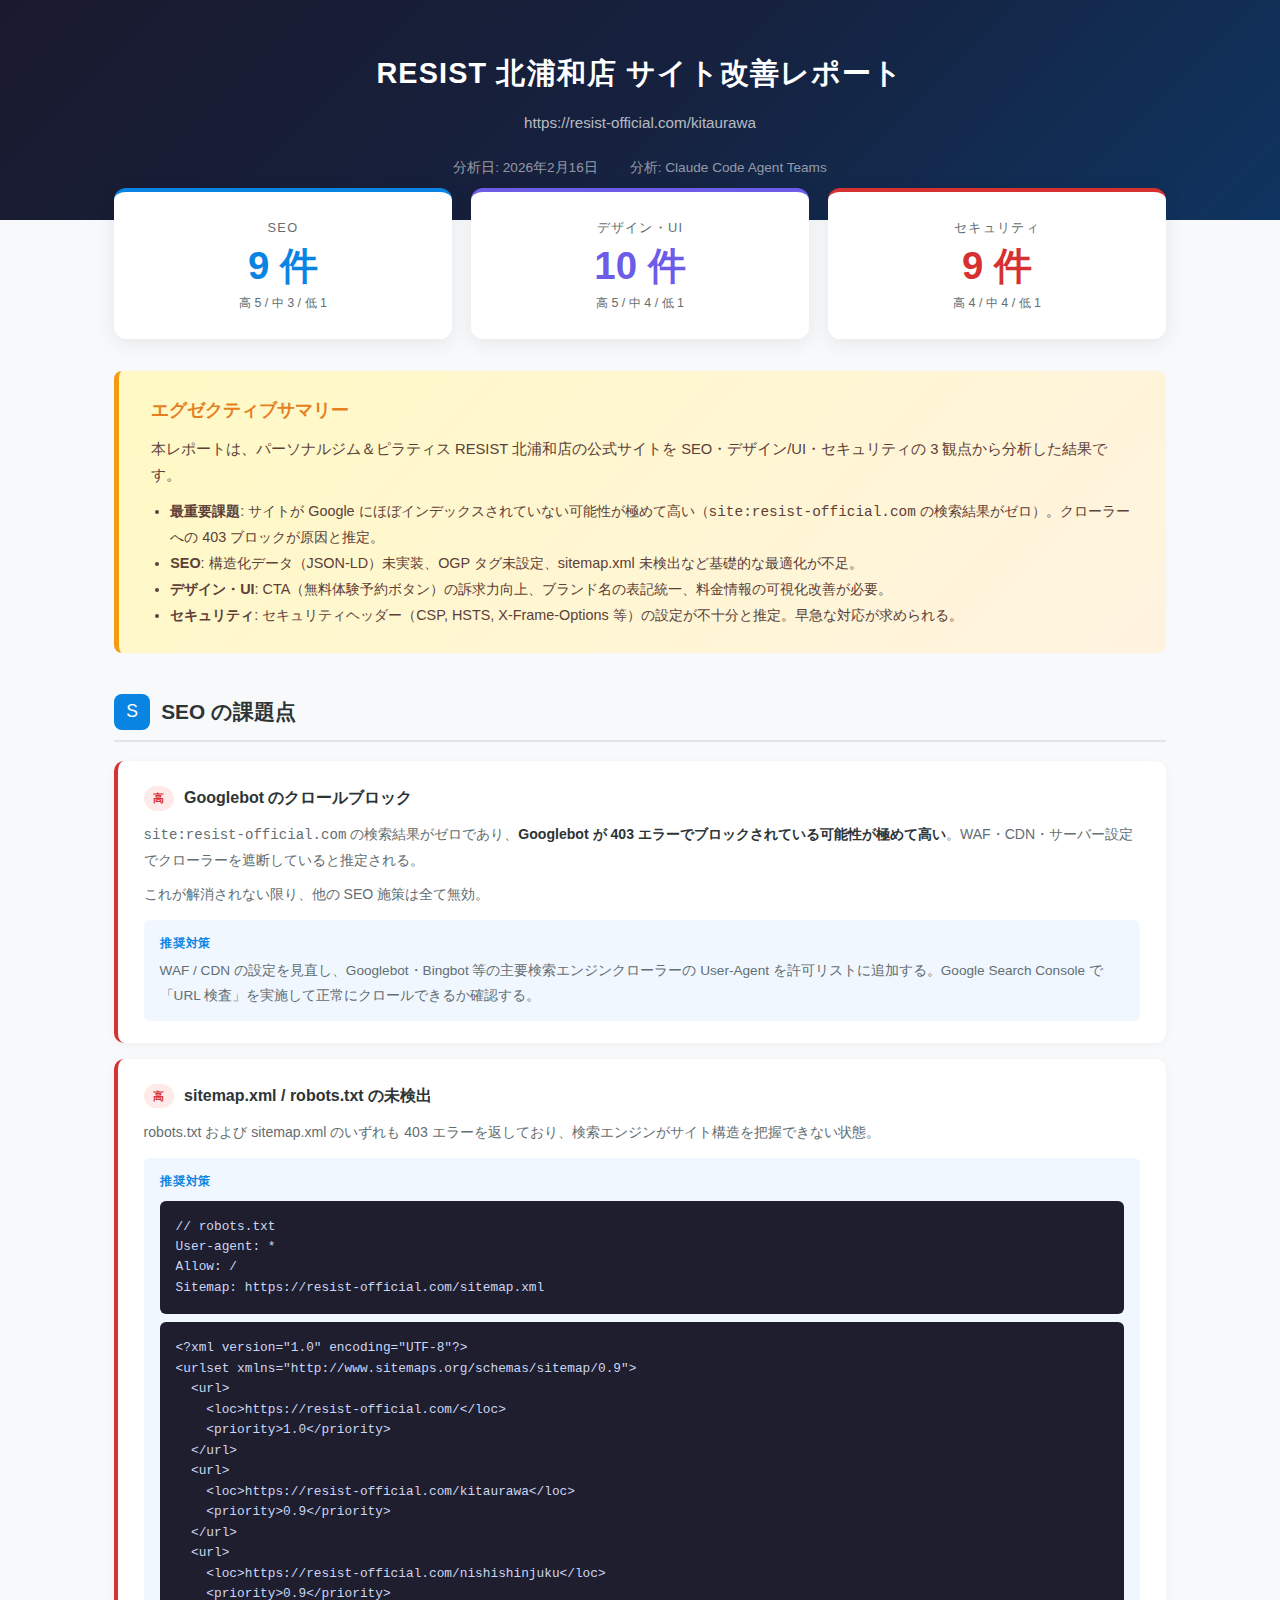
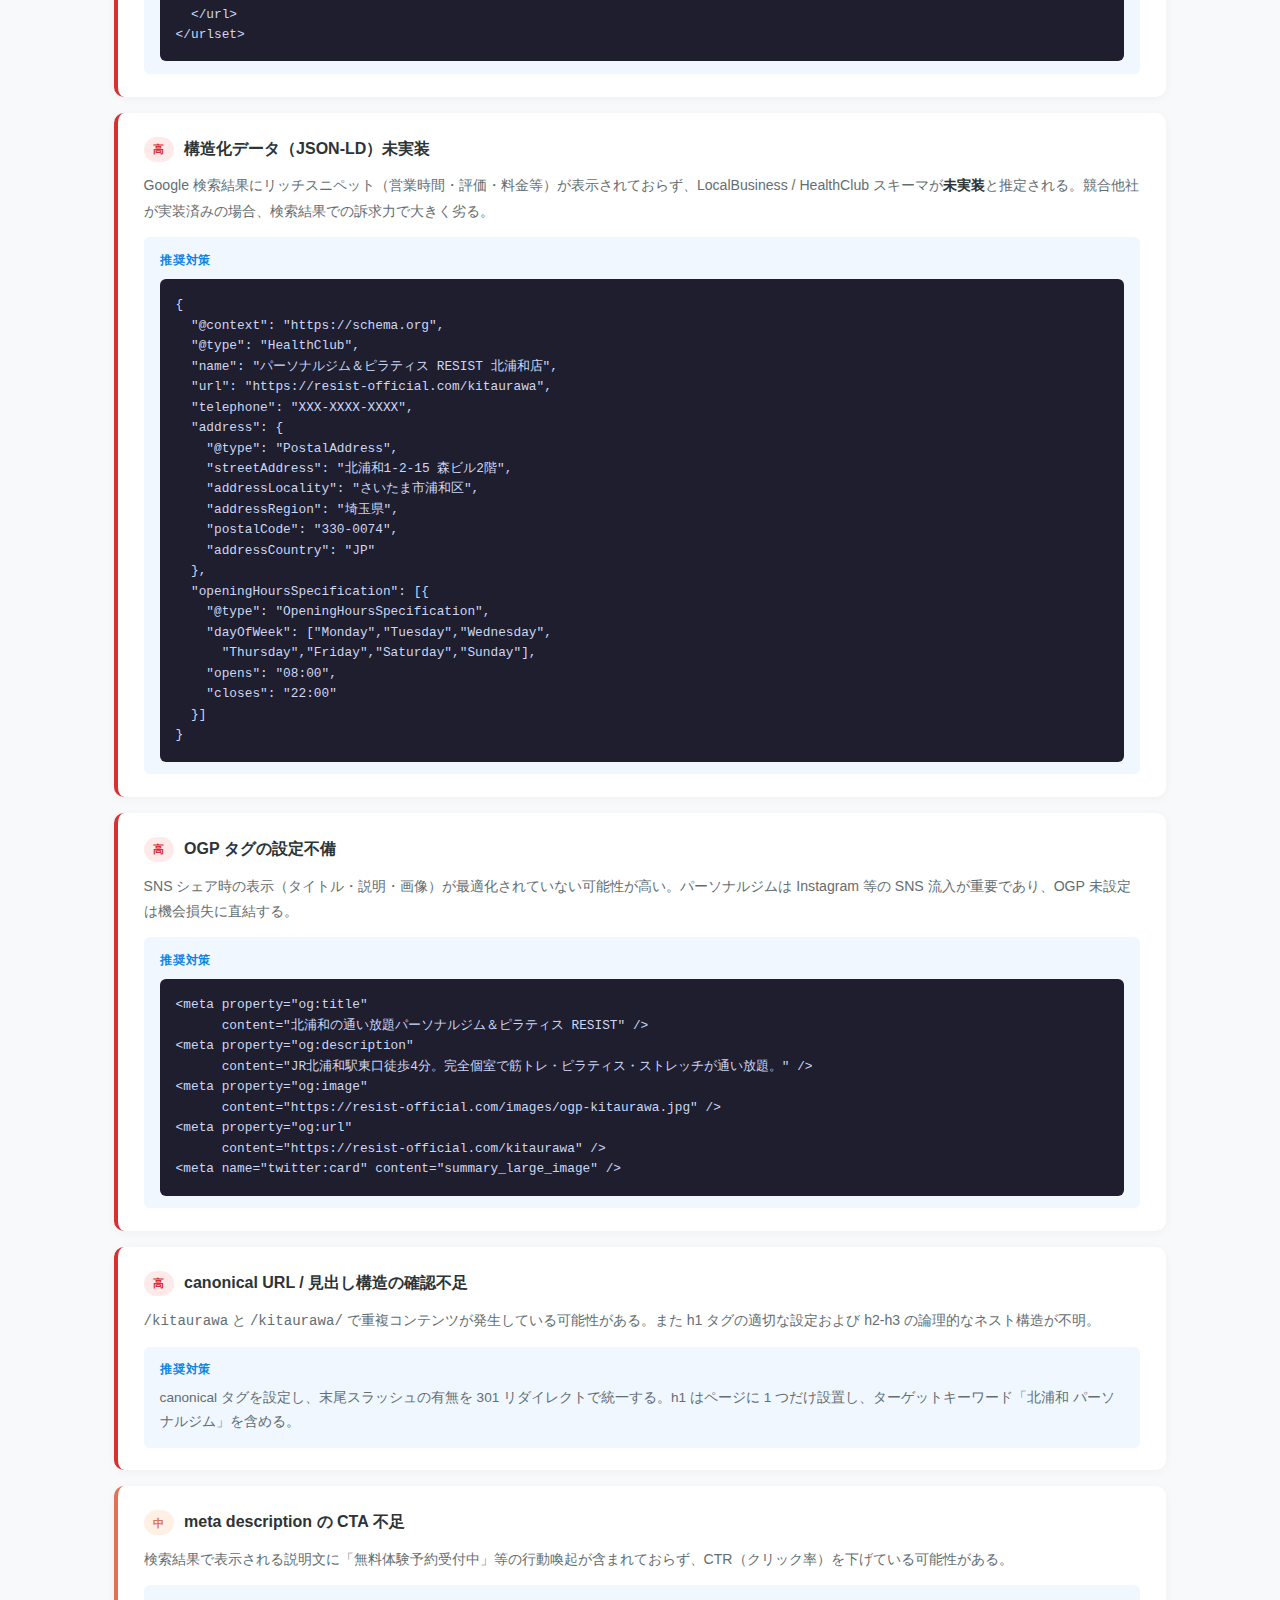
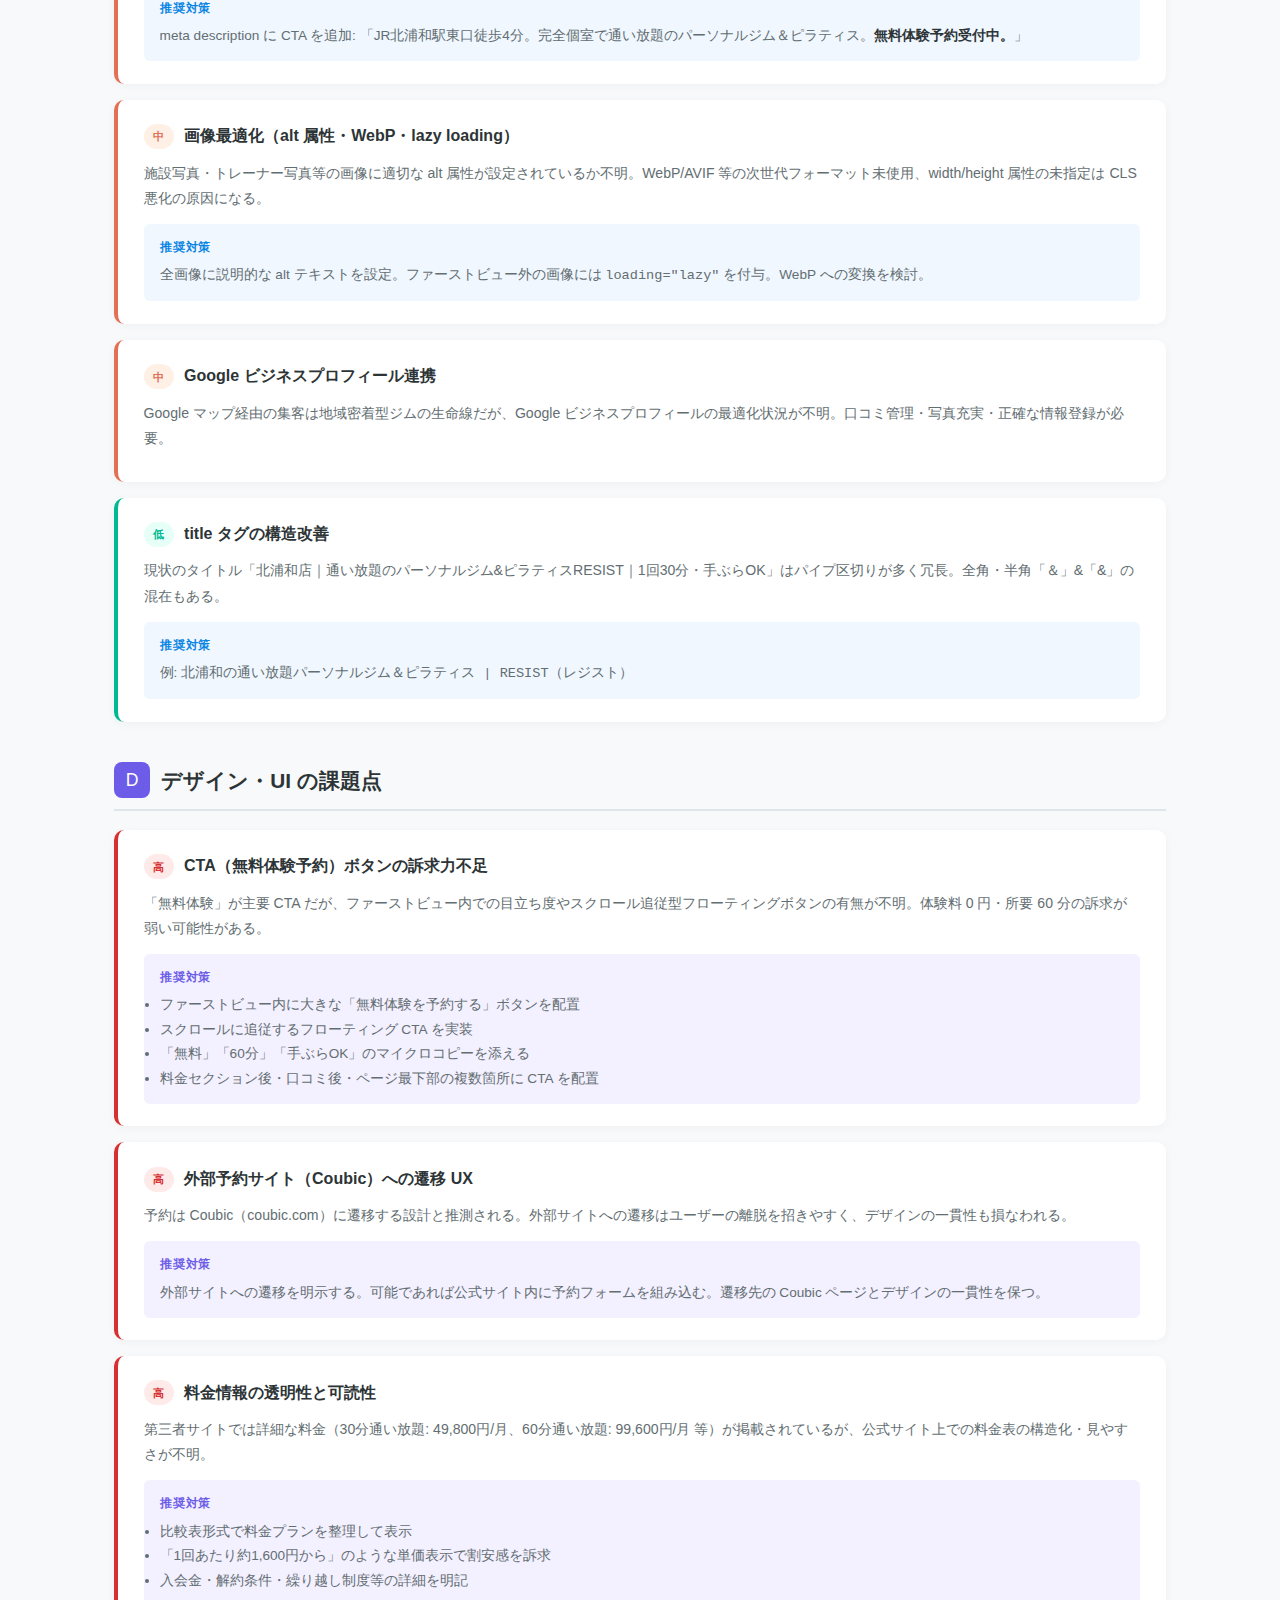
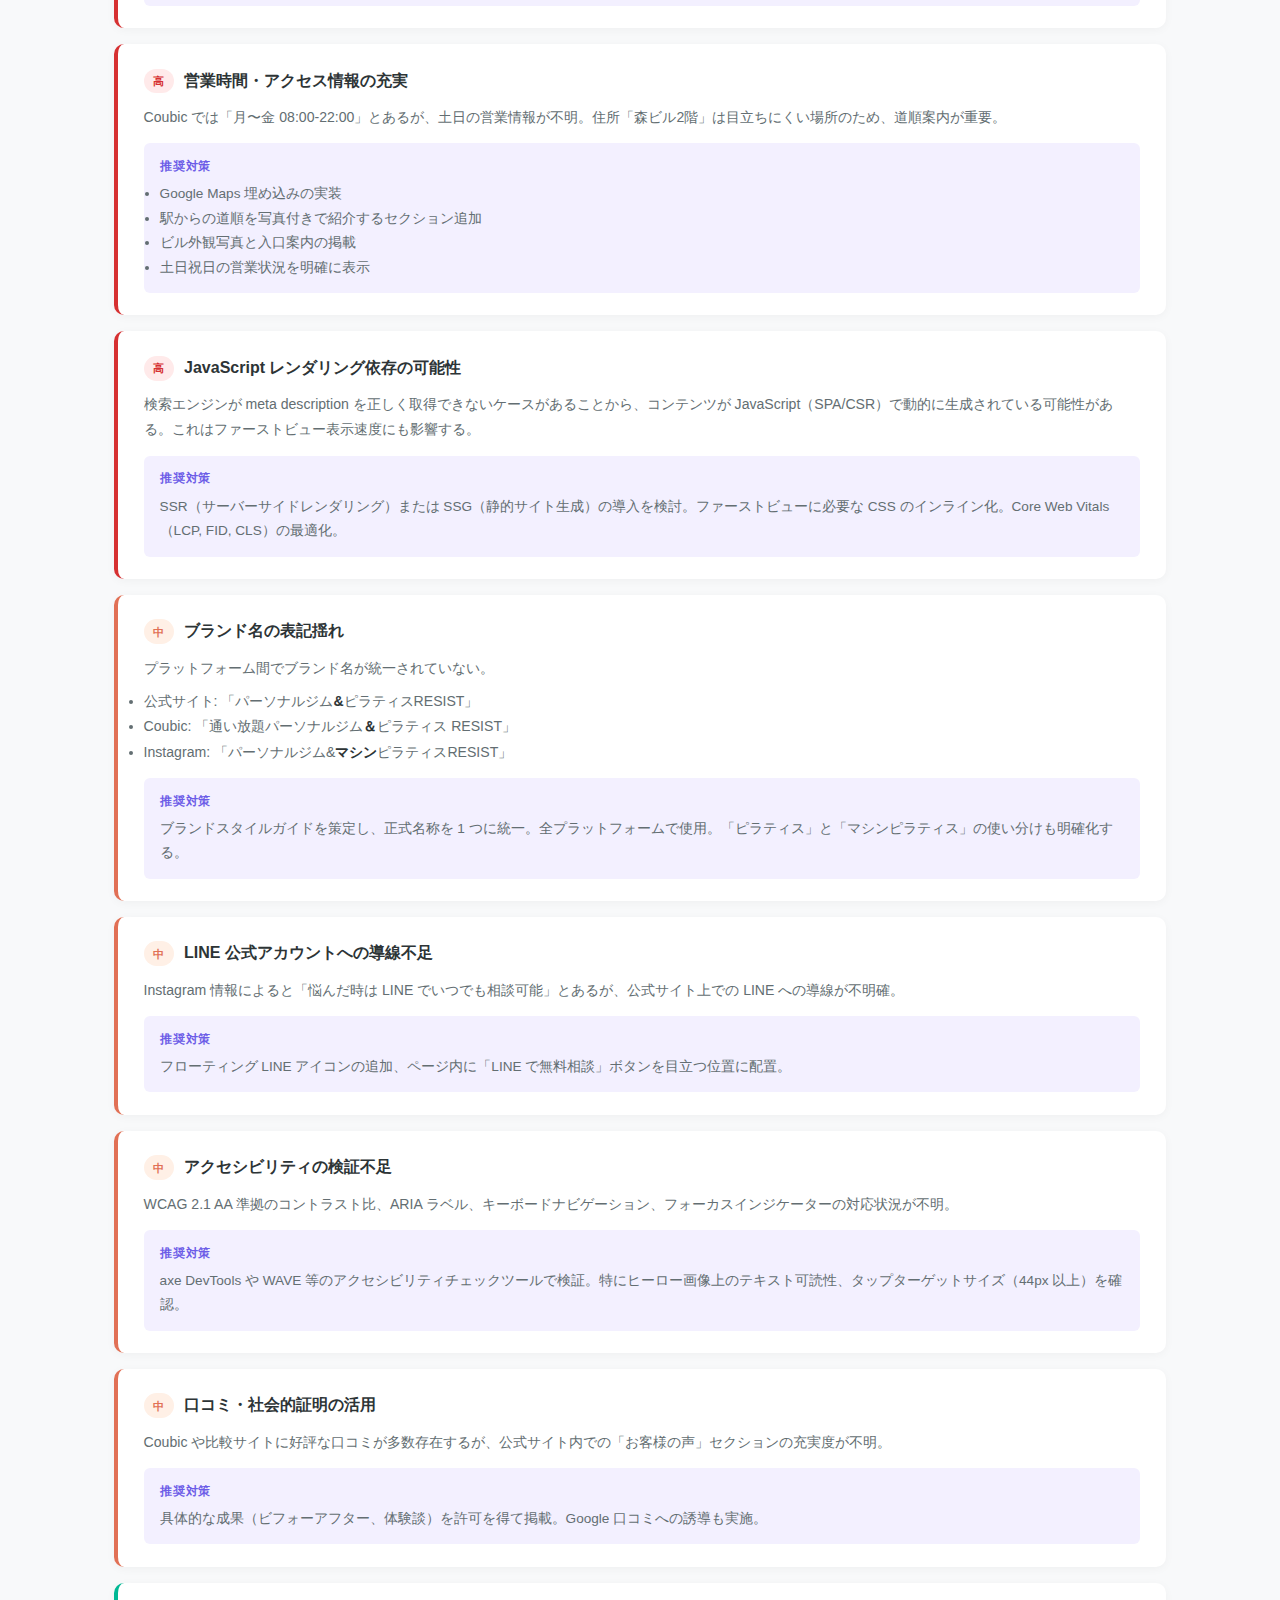
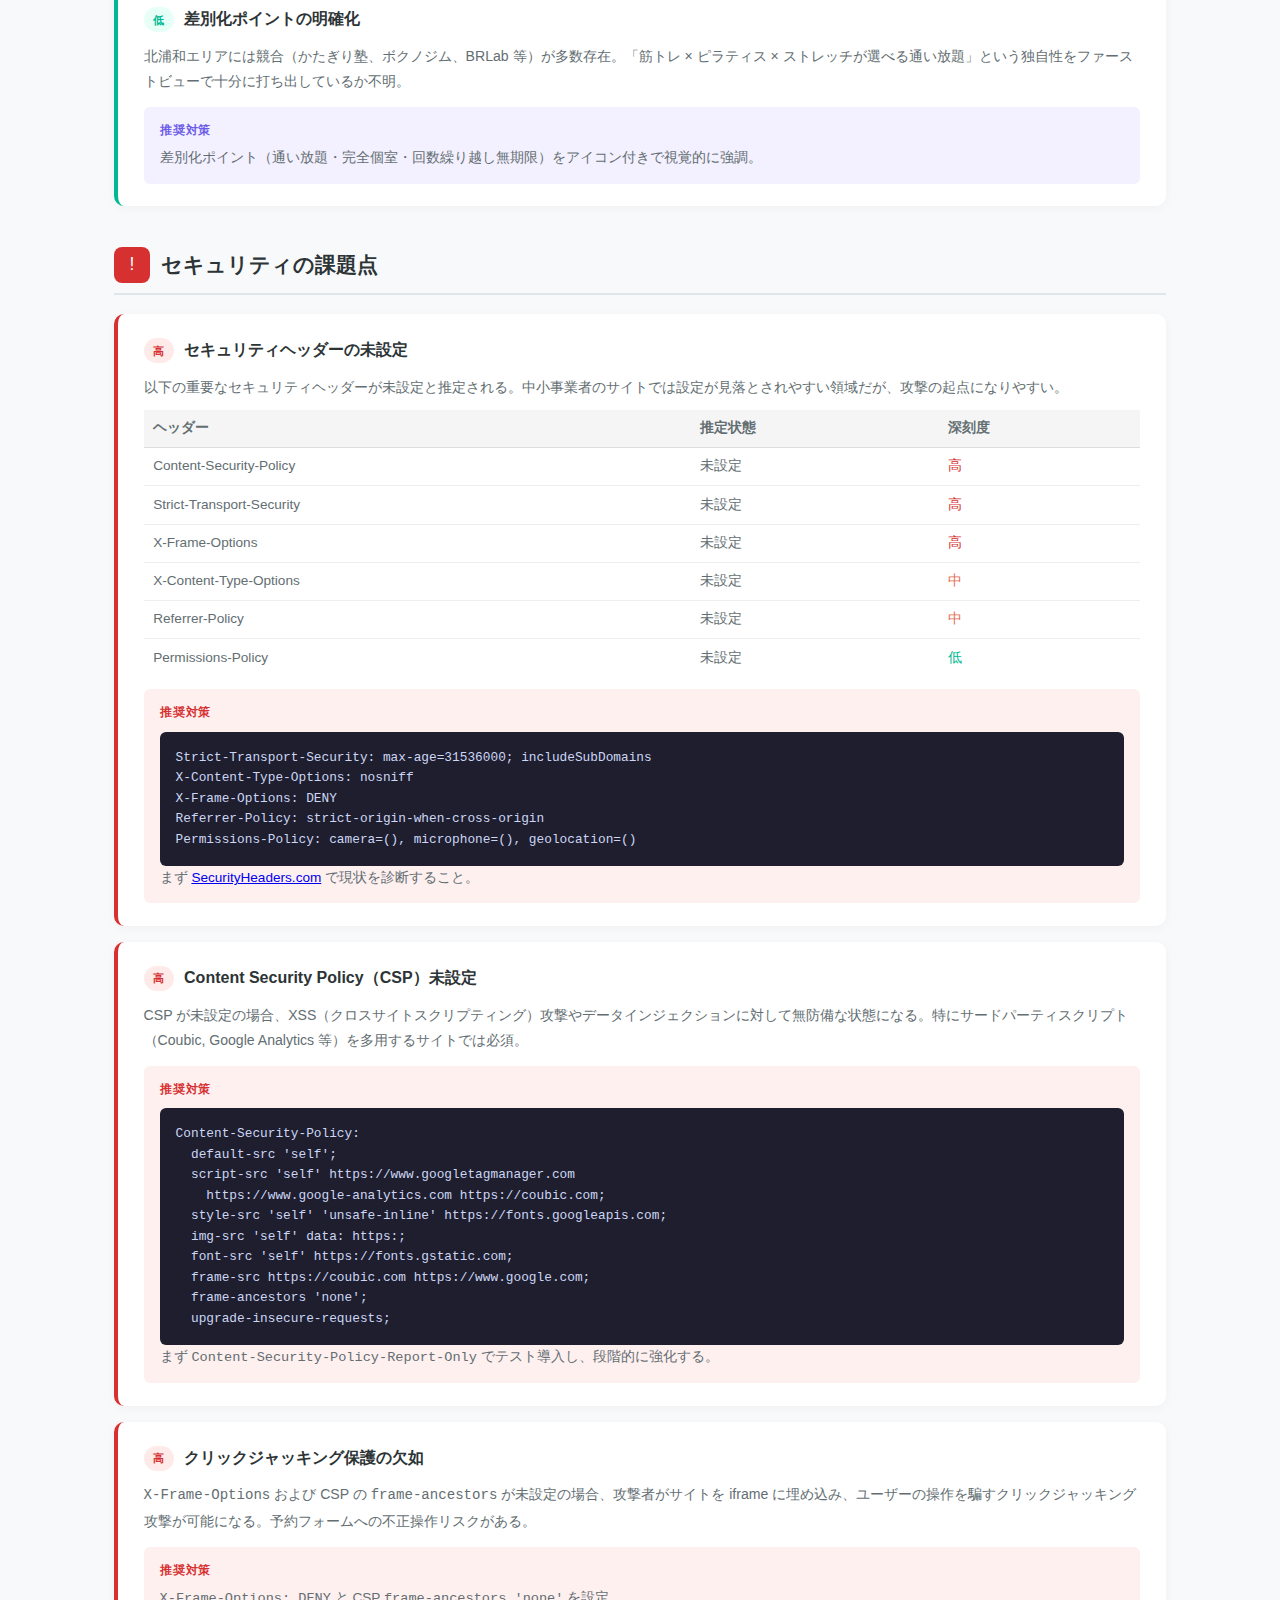
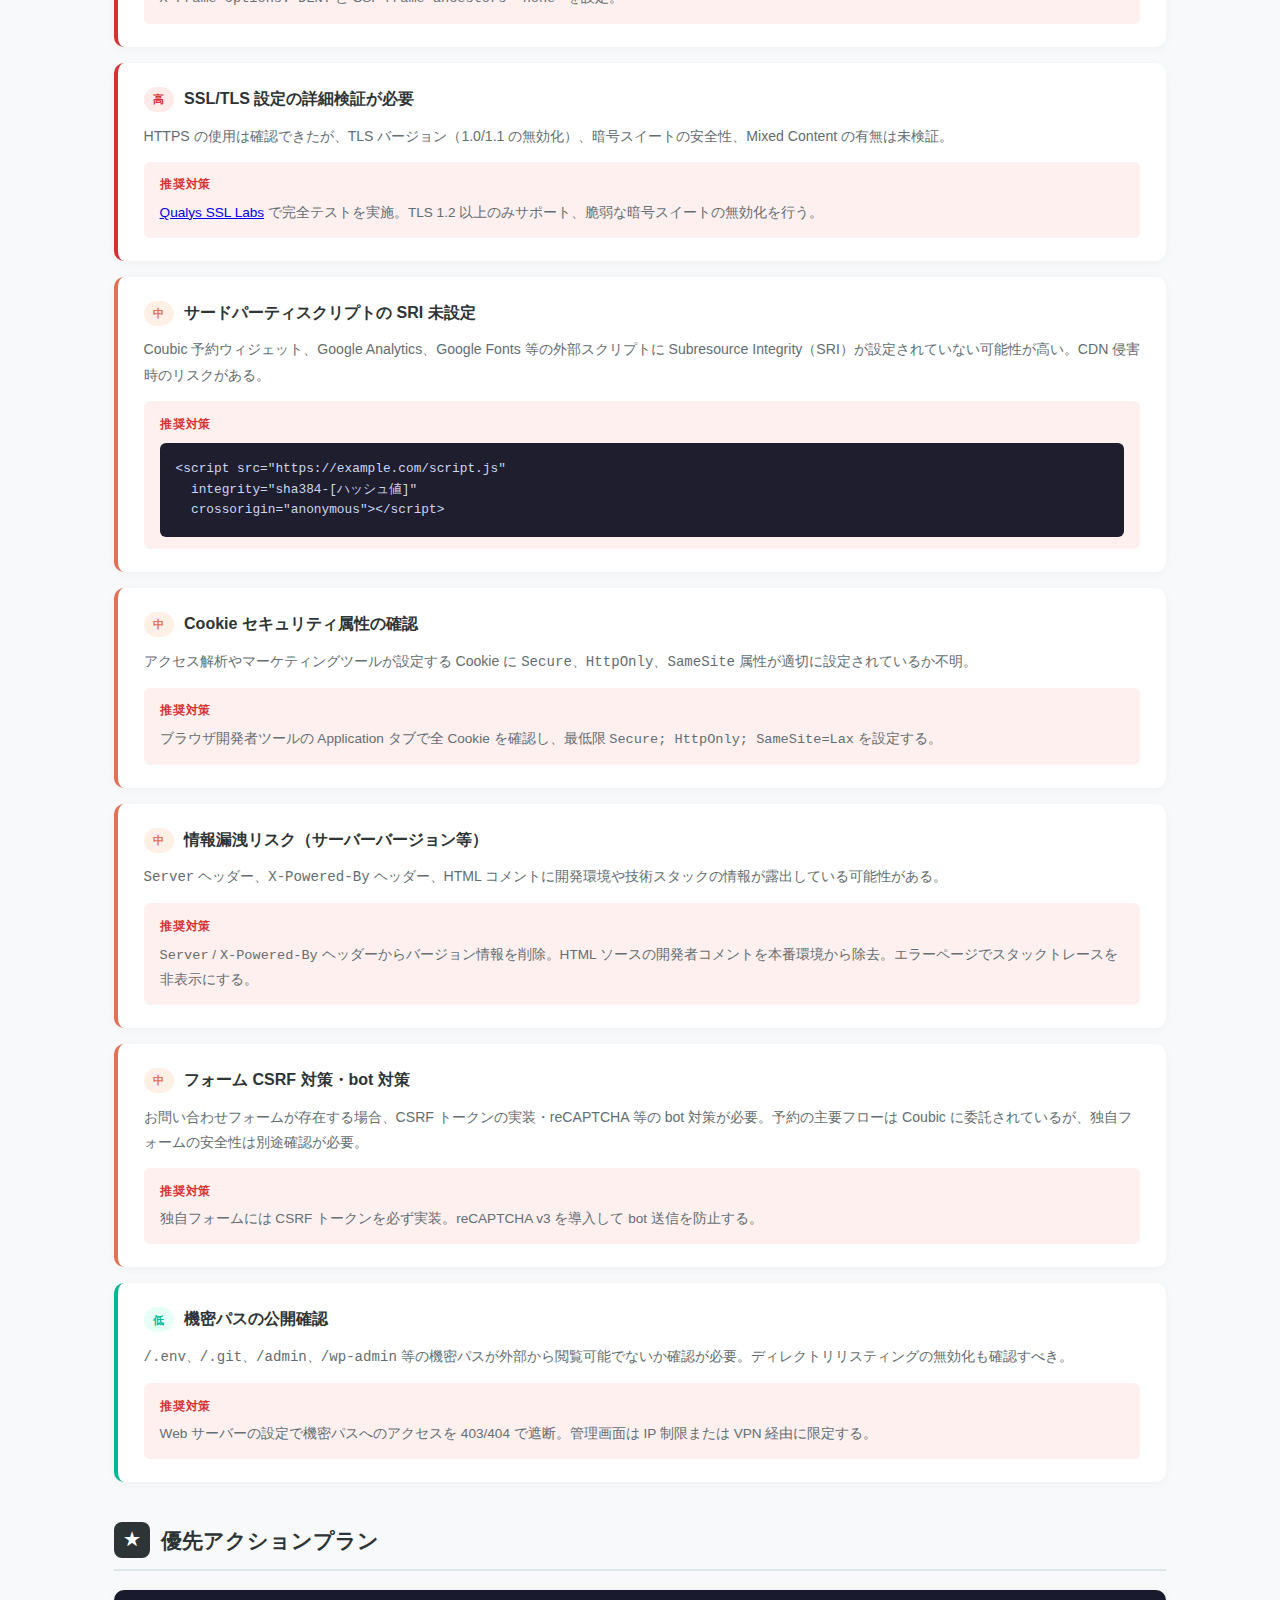
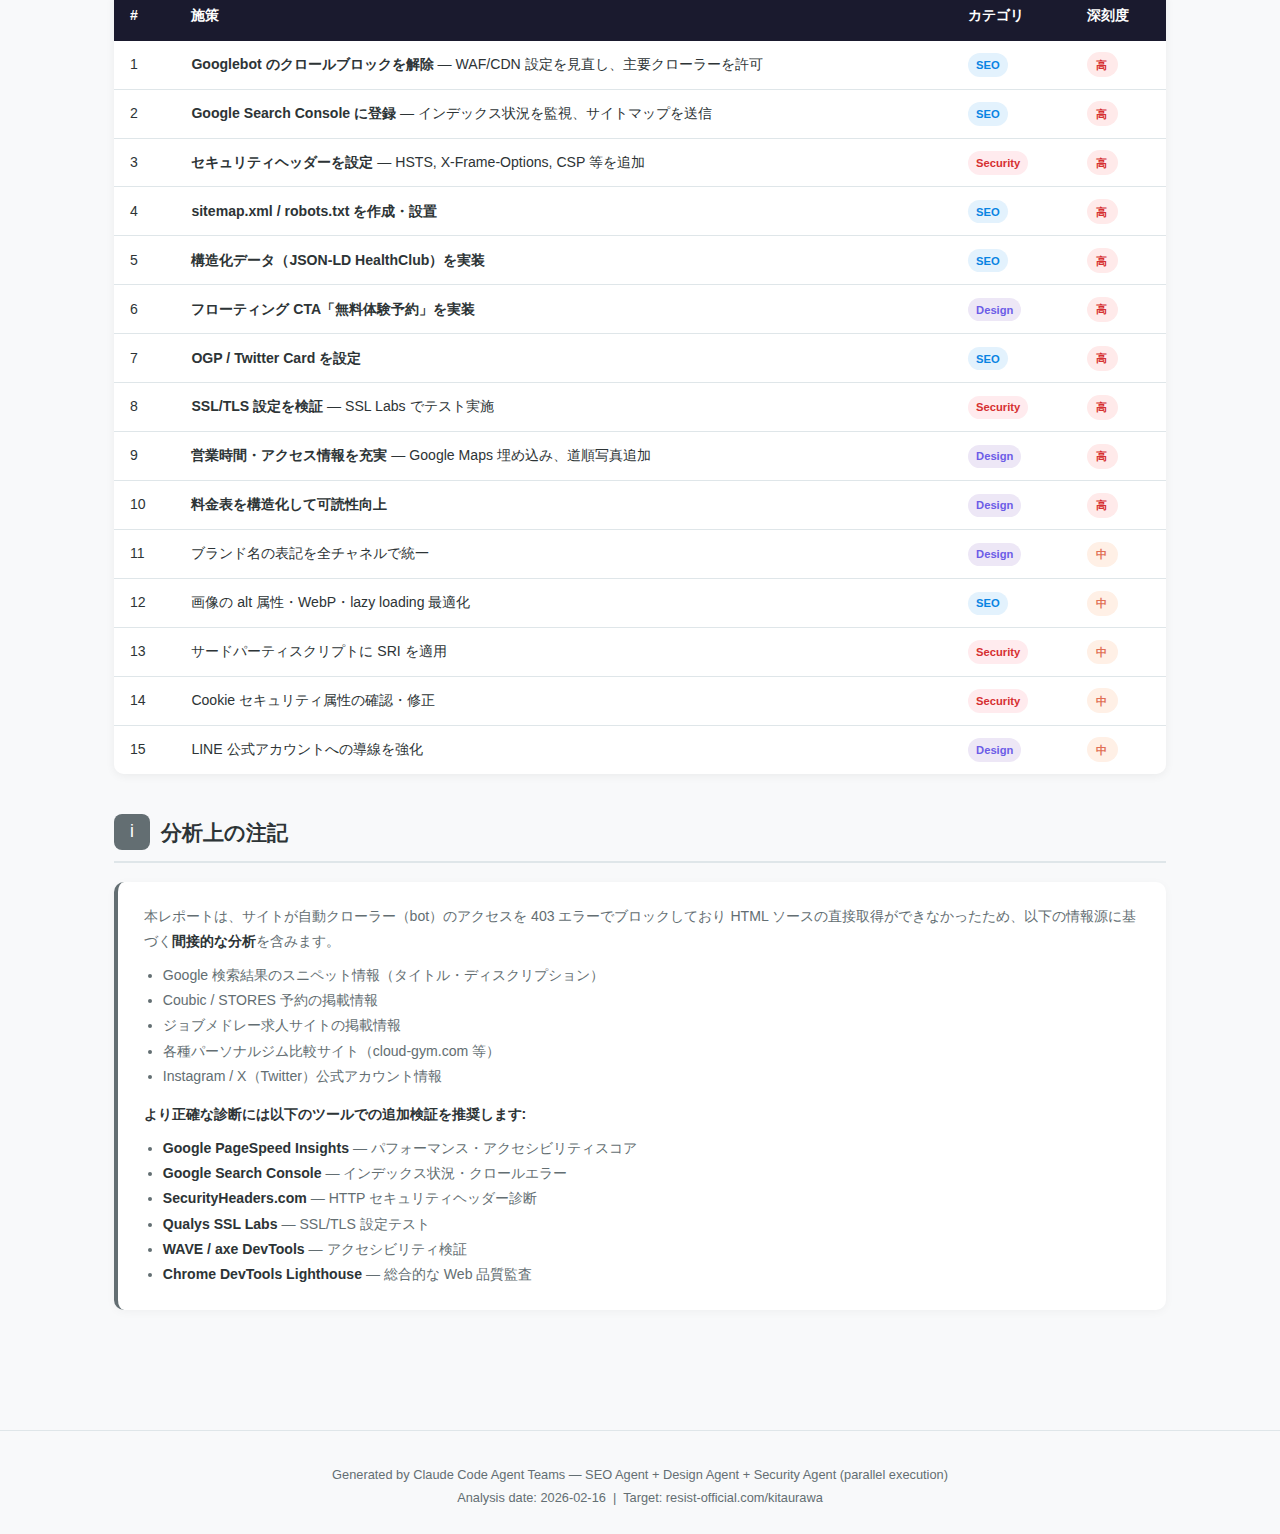
<file: report.html>
<!DOCTYPE html>
<html lang="ja">
<head>
  <meta charset="UTF-8">
  <meta name="viewport" content="width=device-width, initial-scale=1.0">
  <title>RESIST 北浦和店 サイト改善レポート</title>
  <style>
    :root {
      --primary: #1a1a2e;
      --accent: #e94560;
      --accent-light: #ff6b81;
      --bg: #f8f9fa;
      --card-bg: #ffffff;
      --text: #2d3436;
      --text-light: #636e72;
      --border: #dfe6e9;
      --severity-high: #d63031;
      --severity-high-bg: #ffeaa7;
      --severity-mid: #e17055;
      --severity-mid-bg: #ffeaa7;
      --severity-low: #00b894;
      --severity-low-bg: #dfe6e9;
      --seo-color: #0984e3;
      --design-color: #6c5ce7;
      --security-color: #d63031;
    }

    * { margin: 0; padding: 0; box-sizing: border-box; }

    body {
      font-family: 'Segoe UI', 'Hiragino Kaku Gothic ProN', 'Noto Sans JP', sans-serif;
      background: var(--bg);
      color: var(--text);
      line-height: 1.8;
    }

    /* ── Header ── */
    .hero {
      background: linear-gradient(135deg, var(--primary) 0%, #16213e 50%, #0f3460 100%);
      color: #fff;
      padding: 3rem 2rem 2.5rem;
      text-align: center;
    }
    .hero h1 { font-size: 1.8rem; font-weight: 700; letter-spacing: .04em; }
    .hero .subtitle {
      margin-top: .6rem;
      font-size: .95rem;
      color: rgba(255,255,255,.7);
    }
    .hero .meta-row {
      display: flex;
      justify-content: center;
      gap: 2rem;
      margin-top: 1.2rem;
      font-size: .85rem;
      color: rgba(255,255,255,.55);
    }

    /* ── Score Cards ── */
    .scores {
      display: grid;
      grid-template-columns: repeat(auto-fit, minmax(260px, 1fr));
      gap: 1.2rem;
      max-width: 1100px;
      margin: -2rem auto 2rem;
      padding: 0 1.5rem;
      position: relative;
      z-index: 1;
    }
    .score-card {
      background: var(--card-bg);
      border-radius: 12px;
      padding: 1.5rem;
      box-shadow: 0 4px 20px rgba(0,0,0,.08);
      text-align: center;
      border-top: 4px solid var(--border);
    }
    .score-card.seo    { border-top-color: var(--seo-color); }
    .score-card.design { border-top-color: var(--design-color); }
    .score-card.security { border-top-color: var(--security-color); }
    .score-card .label {
      font-size: .8rem;
      text-transform: uppercase;
      letter-spacing: .1em;
      color: var(--text-light);
      margin-bottom: .5rem;
    }
    .score-card .big-num {
      font-size: 2.4rem;
      font-weight: 800;
      line-height: 1;
    }
    .score-card.seo .big-num      { color: var(--seo-color); }
    .score-card.design .big-num   { color: var(--design-color); }
    .score-card.security .big-num { color: var(--security-color); }
    .score-card .detail {
      font-size: .78rem;
      color: var(--text-light);
      margin-top: .4rem;
    }

    /* ── Container ── */
    .container {
      max-width: 1100px;
      margin: 0 auto;
      padding: 0 1.5rem 3rem;
    }

    /* ── Executive Summary ── */
    .exec-summary {
      background: linear-gradient(135deg, #fff9c4 0%, #fff3e0 100%);
      border-left: 5px solid #f39c12;
      border-radius: 8px;
      padding: 1.5rem 2rem;
      margin-bottom: 2.5rem;
    }
    .exec-summary h2 {
      font-size: 1.1rem;
      color: #e67e22;
      margin-bottom: .6rem;
    }
    .exec-summary p {
      font-size: .92rem;
      color: #5d4037;
    }
    .exec-summary ul {
      margin: .6rem 0 0 1.2rem;
      font-size: .9rem;
      color: #5d4037;
    }

    /* ── Section ── */
    section { margin-bottom: 2.5rem; }
    .section-header {
      display: flex;
      align-items: center;
      gap: .7rem;
      margin-bottom: 1.2rem;
      padding-bottom: .6rem;
      border-bottom: 2px solid var(--border);
    }
    .section-header .icon {
      width: 36px; height: 36px;
      border-radius: 8px;
      display: flex;
      align-items: center;
      justify-content: center;
      font-size: 1.1rem;
      color: #fff;
      flex-shrink: 0;
    }
    .section-header .icon.seo      { background: var(--seo-color); }
    .section-header .icon.design   { background: var(--design-color); }
    .section-header .icon.security { background: var(--security-color); }
    .section-header h2 { font-size: 1.3rem; font-weight: 700; }

    /* ── Issue Card ── */
    .issue {
      background: var(--card-bg);
      border-radius: 10px;
      padding: 1.4rem 1.6rem;
      margin-bottom: 1rem;
      box-shadow: 0 2px 10px rgba(0,0,0,.04);
      border-left: 4px solid var(--border);
    }
    .issue.high   { border-left-color: var(--severity-high); }
    .issue.mid    { border-left-color: var(--severity-mid); }
    .issue.low    { border-left-color: var(--severity-low); }

    .issue-head {
      display: flex;
      align-items: center;
      gap: .6rem;
      margin-bottom: .6rem;
      flex-wrap: wrap;
    }
    .severity {
      display: inline-block;
      font-size: .7rem;
      font-weight: 700;
      padding: .15rem .6rem;
      border-radius: 20px;
      text-transform: uppercase;
      letter-spacing: .06em;
    }
    .severity.high { background: #ffeaea; color: var(--severity-high); }
    .severity.mid  { background: #fff0e6; color: var(--severity-mid); }
    .severity.low  { background: #e6fff7; color: var(--severity-low); }
    .issue-head h3 {
      font-size: 1rem;
      font-weight: 600;
    }
    .issue-body {
      font-size: .88rem;
      color: var(--text-light);
    }
    .issue-body p { margin-bottom: .5rem; }
    .issue-body strong { color: var(--text); }

    .recommendation {
      background: #f0f7ff;
      border-radius: 6px;
      padding: .8rem 1rem;
      margin-top: .8rem;
      font-size: .85rem;
    }
    .recommendation.design-rec { background: #f3f0ff; }
    .recommendation.security-rec { background: #fff0f0; }
    .recommendation-label {
      font-weight: 700;
      font-size: .75rem;
      text-transform: uppercase;
      letter-spacing: .08em;
      margin-bottom: .3rem;
    }
    .recommendation.seo-rec .recommendation-label { color: var(--seo-color); }
    .recommendation.design-rec .recommendation-label { color: var(--design-color); }
    .recommendation.security-rec .recommendation-label { color: var(--security-color); }

    pre {
      background: #1e1e2e;
      color: #cdd6f4;
      padding: 1rem;
      border-radius: 6px;
      overflow-x: auto;
      font-size: .8rem;
      margin-top: .5rem;
      line-height: 1.6;
    }

    /* ── Priority Table ── */
    .priority-table {
      width: 100%;
      border-collapse: separate;
      border-spacing: 0;
      border-radius: 10px;
      overflow: hidden;
      box-shadow: 0 2px 10px rgba(0,0,0,.06);
      font-size: .88rem;
      margin-top: 1rem;
    }
    .priority-table thead th {
      background: var(--primary);
      color: #fff;
      padding: .8rem 1rem;
      text-align: left;
      font-weight: 600;
    }
    .priority-table tbody td {
      padding: .7rem 1rem;
      border-bottom: 1px solid var(--border);
      background: var(--card-bg);
    }
    .priority-table tbody tr:last-child td { border-bottom: none; }
    .cat-badge {
      display: inline-block;
      font-size: .7rem;
      padding: .1rem .5rem;
      border-radius: 12px;
      font-weight: 600;
    }
    .cat-badge.seo      { background: #e3f2fd; color: var(--seo-color); }
    .cat-badge.design   { background: #ede7f6; color: var(--design-color); }
    .cat-badge.security { background: #ffebee; color: var(--security-color); }

    /* ── Footer ── */
    .report-footer {
      text-align: center;
      padding: 2rem;
      font-size: .8rem;
      color: var(--text-light);
      border-top: 1px solid var(--border);
      margin-top: 2rem;
    }

    /* ── Responsive ── */
    @media (max-width: 640px) {
      .hero h1 { font-size: 1.3rem; }
      .hero .meta-row { flex-direction: column; gap: .3rem; }
      .scores { grid-template-columns: 1fr; margin-top: -1.5rem; }
      .issue { padding: 1rem 1.2rem; }
    }
  </style>
</head>
<body>

<!-- ══════════════════════════════════════════════
     HEADER
     ══════════════════════════════════════════════ -->
<header class="hero">
  <h1>RESIST 北浦和店 サイト改善レポート</h1>
  <p class="subtitle">https://resist-official.com/kitaurawa</p>
  <div class="meta-row">
    <span>分析日: 2026年2月16日</span>
    <span>分析: Claude Code Agent Teams</span>
  </div>
</header>

<!-- ══════════════════════════════════════════════
     SCORE CARDS
     ══════════════════════════════════════════════ -->
<div class="scores">
  <div class="score-card seo">
    <div class="label">SEO</div>
    <div class="big-num">9 件</div>
    <div class="detail">高 5 / 中 3 / 低 1</div>
  </div>
  <div class="score-card design">
    <div class="label">デザイン・UI</div>
    <div class="big-num">10 件</div>
    <div class="detail">高 5 / 中 4 / 低 1</div>
  </div>
  <div class="score-card security">
    <div class="label">セキュリティ</div>
    <div class="big-num">9 件</div>
    <div class="detail">高 4 / 中 4 / 低 1</div>
  </div>
</div>

<div class="container">

<!-- ══════════════════════════════════════════════
     EXECUTIVE SUMMARY
     ══════════════════════════════════════════════ -->
<div class="exec-summary">
  <h2>エグゼクティブサマリー</h2>
  <p>本レポートは、パーソナルジム＆ピラティス RESIST 北浦和店の公式サイトを SEO・デザイン/UI・セキュリティの 3 観点から分析した結果です。</p>
  <ul>
    <li><strong>最重要課題</strong>: サイトが Google にほぼインデックスされていない可能性が極めて高い（<code>site:resist-official.com</code> の検索結果がゼロ）。クローラーへの 403 ブロックが原因と推定。</li>
    <li><strong>SEO</strong>: 構造化データ（JSON-LD）未実装、OGP タグ未設定、sitemap.xml 未検出など基礎的な最適化が不足。</li>
    <li><strong>デザイン・UI</strong>: CTA（無料体験予約ボタン）の訴求力向上、ブランド名の表記統一、料金情報の可視化改善が必要。</li>
    <li><strong>セキュリティ</strong>: セキュリティヘッダー（CSP, HSTS, X-Frame-Options 等）の設定が不十分と推定。早急な対応が求められる。</li>
  </ul>
</div>

<!-- ══════════════════════════════════════════════
     SEO SECTION
     ══════════════════════════════════════════════ -->
<section>
  <div class="section-header">
    <div class="icon seo">S</div>
    <h2>SEO の課題点</h2>
  </div>

  <!-- Issue 1 -->
  <div class="issue high">
    <div class="issue-head">
      <span class="severity high">高</span>
      <h3>Googlebot のクロールブロック</h3>
    </div>
    <div class="issue-body">
      <p><code>site:resist-official.com</code> の検索結果がゼロであり、<strong>Googlebot が 403 エラーでブロックされている可能性が極めて高い</strong>。WAF・CDN・サーバー設定でクローラーを遮断していると推定される。</p>
      <p>これが解消されない限り、他の SEO 施策は全て無効。</p>
      <div class="recommendation seo-rec">
        <div class="recommendation-label">推奨対策</div>
        WAF / CDN の設定を見直し、Googlebot・Bingbot 等の主要検索エンジンクローラーの User-Agent を許可リストに追加する。Google Search Console で「URL 検査」を実施して正常にクロールできるか確認する。
      </div>
    </div>
  </div>

  <!-- Issue 2 -->
  <div class="issue high">
    <div class="issue-head">
      <span class="severity high">高</span>
      <h3>sitemap.xml / robots.txt の未検出</h3>
    </div>
    <div class="issue-body">
      <p>robots.txt および sitemap.xml のいずれも 403 エラーを返しており、検索エンジンがサイト構造を把握できない状態。</p>
      <div class="recommendation seo-rec">
        <div class="recommendation-label">推奨対策</div>
        <pre>// robots.txt
User-agent: *
Allow: /
Sitemap: https://resist-official.com/sitemap.xml</pre>
        <pre>&lt;?xml version="1.0" encoding="UTF-8"?&gt;
&lt;urlset xmlns="http://www.sitemaps.org/schemas/sitemap/0.9"&gt;
  &lt;url&gt;
    &lt;loc&gt;https://resist-official.com/&lt;/loc&gt;
    &lt;priority&gt;1.0&lt;/priority&gt;
  &lt;/url&gt;
  &lt;url&gt;
    &lt;loc&gt;https://resist-official.com/kitaurawa&lt;/loc&gt;
    &lt;priority&gt;0.9&lt;/priority&gt;
  &lt;/url&gt;
  &lt;url&gt;
    &lt;loc&gt;https://resist-official.com/nishishinjuku&lt;/loc&gt;
    &lt;priority&gt;0.9&lt;/priority&gt;
  &lt;/url&gt;
&lt;/urlset&gt;</pre>
      </div>
    </div>
  </div>

  <!-- Issue 3 -->
  <div class="issue high">
    <div class="issue-head">
      <span class="severity high">高</span>
      <h3>構造化データ（JSON-LD）未実装</h3>
    </div>
    <div class="issue-body">
      <p>Google 検索結果にリッチスニペット（営業時間・評価・料金等）が表示されておらず、LocalBusiness / HealthClub スキーマが<strong>未実装</strong>と推定される。競合他社が実装済みの場合、検索結果での訴求力で大きく劣る。</p>
      <div class="recommendation seo-rec">
        <div class="recommendation-label">推奨対策</div>
        <pre>{
  "@context": "https://schema.org",
  "@type": "HealthClub",
  "name": "パーソナルジム＆ピラティス RESIST 北浦和店",
  "url": "https://resist-official.com/kitaurawa",
  "telephone": "XXX-XXXX-XXXX",
  "address": {
    "@type": "PostalAddress",
    "streetAddress": "北浦和1-2-15 森ビル2階",
    "addressLocality": "さいたま市浦和区",
    "addressRegion": "埼玉県",
    "postalCode": "330-0074",
    "addressCountry": "JP"
  },
  "openingHoursSpecification": [{
    "@type": "OpeningHoursSpecification",
    "dayOfWeek": ["Monday","Tuesday","Wednesday",
      "Thursday","Friday","Saturday","Sunday"],
    "opens": "08:00",
    "closes": "22:00"
  }]
}</pre>
      </div>
    </div>
  </div>

  <!-- Issue 4 -->
  <div class="issue high">
    <div class="issue-head">
      <span class="severity high">高</span>
      <h3>OGP タグの設定不備</h3>
    </div>
    <div class="issue-body">
      <p>SNS シェア時の表示（タイトル・説明・画像）が最適化されていない可能性が高い。パーソナルジムは Instagram 等の SNS 流入が重要であり、OGP 未設定は機会損失に直結する。</p>
      <div class="recommendation seo-rec">
        <div class="recommendation-label">推奨対策</div>
        <pre>&lt;meta property="og:title"
      content="北浦和の通い放題パーソナルジム＆ピラティス RESIST" /&gt;
&lt;meta property="og:description"
      content="JR北浦和駅東口徒歩4分。完全個室で筋トレ・ピラティス・ストレッチが通い放題。" /&gt;
&lt;meta property="og:image"
      content="https://resist-official.com/images/ogp-kitaurawa.jpg" /&gt;
&lt;meta property="og:url"
      content="https://resist-official.com/kitaurawa" /&gt;
&lt;meta name="twitter:card" content="summary_large_image" /&gt;</pre>
      </div>
    </div>
  </div>

  <!-- Issue 5 -->
  <div class="issue high">
    <div class="issue-head">
      <span class="severity high">高</span>
      <h3>canonical URL / 見出し構造の確認不足</h3>
    </div>
    <div class="issue-body">
      <p><code>/kitaurawa</code> と <code>/kitaurawa/</code> で重複コンテンツが発生している可能性がある。また h1 タグの適切な設定および h2-h3 の論理的なネスト構造が不明。</p>
      <div class="recommendation seo-rec">
        <div class="recommendation-label">推奨対策</div>
        canonical タグを設定し、末尾スラッシュの有無を 301 リダイレクトで統一する。h1 はページに 1 つだけ設置し、ターゲットキーワード「北浦和 パーソナルジム」を含める。
      </div>
    </div>
  </div>

  <!-- Issue 6 -->
  <div class="issue mid">
    <div class="issue-head">
      <span class="severity mid">中</span>
      <h3>meta description の CTA 不足</h3>
    </div>
    <div class="issue-body">
      <p>検索結果で表示される説明文に「無料体験予約受付中」等の行動喚起が含まれておらず、CTR（クリック率）を下げている可能性がある。</p>
      <div class="recommendation seo-rec">
        <div class="recommendation-label">推奨対策</div>
        meta description に CTA を追加: 「JR北浦和駅東口徒歩4分。完全個室で通い放題のパーソナルジム＆ピラティス。<strong>無料体験予約受付中。</strong>」
      </div>
    </div>
  </div>

  <!-- Issue 7 -->
  <div class="issue mid">
    <div class="issue-head">
      <span class="severity mid">中</span>
      <h3>画像最適化（alt 属性・WebP・lazy loading）</h3>
    </div>
    <div class="issue-body">
      <p>施設写真・トレーナー写真等の画像に適切な alt 属性が設定されているか不明。WebP/AVIF 等の次世代フォーマット未使用、width/height 属性の未指定は CLS 悪化の原因になる。</p>
      <div class="recommendation seo-rec">
        <div class="recommendation-label">推奨対策</div>
        全画像に説明的な alt テキストを設定。ファーストビュー外の画像には <code>loading="lazy"</code> を付与。WebP への変換を検討。
      </div>
    </div>
  </div>

  <!-- Issue 8 -->
  <div class="issue mid">
    <div class="issue-head">
      <span class="severity mid">中</span>
      <h3>Google ビジネスプロフィール連携</h3>
    </div>
    <div class="issue-body">
      <p>Google マップ経由の集客は地域密着型ジムの生命線だが、Google ビジネスプロフィールの最適化状況が不明。口コミ管理・写真充実・正確な情報登録が必要。</p>
    </div>
  </div>

  <!-- Issue 9 -->
  <div class="issue low">
    <div class="issue-head">
      <span class="severity low">低</span>
      <h3>title タグの構造改善</h3>
    </div>
    <div class="issue-body">
      <p>現状のタイトル「北浦和店｜通い放題のパーソナルジム&ピラティスRESIST｜1回30分・手ぶらOK」はパイプ区切りが多く冗長。全角・半角「＆」&「&」の混在もある。</p>
      <div class="recommendation seo-rec">
        <div class="recommendation-label">推奨対策</div>
        例: <code>北浦和の通い放題パーソナルジム＆ピラティス | RESIST（レジスト）</code>
      </div>
    </div>
  </div>
</section>

<!-- ══════════════════════════════════════════════
     DESIGN / UI SECTION
     ══════════════════════════════════════════════ -->
<section>
  <div class="section-header">
    <div class="icon design">D</div>
    <h2>デザイン・UI の課題点</h2>
  </div>

  <!-- Issue 1 -->
  <div class="issue high">
    <div class="issue-head">
      <span class="severity high">高</span>
      <h3>CTA（無料体験予約）ボタンの訴求力不足</h3>
    </div>
    <div class="issue-body">
      <p>「無料体験」が主要 CTA だが、ファーストビュー内での目立ち度やスクロール追従型フローティングボタンの有無が不明。体験料 0 円・所要 60 分の訴求が弱い可能性がある。</p>
      <div class="recommendation design-rec">
        <div class="recommendation-label">推奨対策</div>
        <ul>
          <li>ファーストビュー内に大きな「無料体験を予約する」ボタンを配置</li>
          <li>スクロールに追従するフローティング CTA を実装</li>
          <li>「無料」「60分」「手ぶらOK」のマイクロコピーを添える</li>
          <li>料金セクション後・口コミ後・ページ最下部の複数箇所に CTA を配置</li>
        </ul>
      </div>
    </div>
  </div>

  <!-- Issue 2 -->
  <div class="issue high">
    <div class="issue-head">
      <span class="severity high">高</span>
      <h3>外部予約サイト（Coubic）への遷移 UX</h3>
    </div>
    <div class="issue-body">
      <p>予約は Coubic（coubic.com）に遷移する設計と推測される。外部サイトへの遷移はユーザーの離脱を招きやすく、デザインの一貫性も損なわれる。</p>
      <div class="recommendation design-rec">
        <div class="recommendation-label">推奨対策</div>
        外部サイトへの遷移を明示する。可能であれば公式サイト内に予約フォームを組み込む。遷移先の Coubic ページとデザインの一貫性を保つ。
      </div>
    </div>
  </div>

  <!-- Issue 3 -->
  <div class="issue high">
    <div class="issue-head">
      <span class="severity high">高</span>
      <h3>料金情報の透明性と可読性</h3>
    </div>
    <div class="issue-body">
      <p>第三者サイトでは詳細な料金（30分通い放題: 49,800円/月、60分通い放題: 99,600円/月 等）が掲載されているが、公式サイト上での料金表の構造化・見やすさが不明。</p>
      <div class="recommendation design-rec">
        <div class="recommendation-label">推奨対策</div>
        <ul>
          <li>比較表形式で料金プランを整理して表示</li>
          <li>「1回あたり約1,600円から」のような単価表示で割安感を訴求</li>
          <li>入会金・解約条件・繰り越し制度等の詳細を明記</li>
        </ul>
      </div>
    </div>
  </div>

  <!-- Issue 4 -->
  <div class="issue high">
    <div class="issue-head">
      <span class="severity high">高</span>
      <h3>営業時間・アクセス情報の充実</h3>
    </div>
    <div class="issue-body">
      <p>Coubic では「月〜金 08:00-22:00」とあるが、土日の営業情報が不明。住所「森ビル2階」は目立ちにくい場所のため、道順案内が重要。</p>
      <div class="recommendation design-rec">
        <div class="recommendation-label">推奨対策</div>
        <ul>
          <li>Google Maps 埋め込みの実装</li>
          <li>駅からの道順を写真付きで紹介するセクション追加</li>
          <li>ビル外観写真と入口案内の掲載</li>
          <li>土日祝日の営業状況を明確に表示</li>
        </ul>
      </div>
    </div>
  </div>

  <!-- Issue 5 -->
  <div class="issue high">
    <div class="issue-head">
      <span class="severity high">高</span>
      <h3>JavaScript レンダリング依存の可能性</h3>
    </div>
    <div class="issue-body">
      <p>検索エンジンが meta description を正しく取得できないケースがあることから、コンテンツが JavaScript（SPA/CSR）で動的に生成されている可能性がある。これはファーストビュー表示速度にも影響する。</p>
      <div class="recommendation design-rec">
        <div class="recommendation-label">推奨対策</div>
        SSR（サーバーサイドレンダリング）または SSG（静的サイト生成）の導入を検討。ファーストビューに必要な CSS のインライン化。Core Web Vitals（LCP, FID, CLS）の最適化。
      </div>
    </div>
  </div>

  <!-- Issue 6 -->
  <div class="issue mid">
    <div class="issue-head">
      <span class="severity mid">中</span>
      <h3>ブランド名の表記揺れ</h3>
    </div>
    <div class="issue-body">
      <p>プラットフォーム間でブランド名が統一されていない。</p>
      <ul>
        <li>公式サイト: 「パーソナルジム<strong>&amp;</strong>ピラティスRESIST」</li>
        <li>Coubic: 「通い放題パーソナルジム<strong>＆</strong>ピラティス RESIST」</li>
        <li>Instagram: 「パーソナルジム&amp;<strong>マシン</strong>ピラティスRESIST」</li>
      </ul>
      <div class="recommendation design-rec">
        <div class="recommendation-label">推奨対策</div>
        ブランドスタイルガイドを策定し、正式名称を 1 つに統一。全プラットフォームで使用。「ピラティス」と「マシンピラティス」の使い分けも明確化する。
      </div>
    </div>
  </div>

  <!-- Issue 7 -->
  <div class="issue mid">
    <div class="issue-head">
      <span class="severity mid">中</span>
      <h3>LINE 公式アカウントへの導線不足</h3>
    </div>
    <div class="issue-body">
      <p>Instagram 情報によると「悩んだ時は LINE でいつでも相談可能」とあるが、公式サイト上での LINE への導線が不明確。</p>
      <div class="recommendation design-rec">
        <div class="recommendation-label">推奨対策</div>
        フローティング LINE アイコンの追加、ページ内に「LINE で無料相談」ボタンを目立つ位置に配置。
      </div>
    </div>
  </div>

  <!-- Issue 8 -->
  <div class="issue mid">
    <div class="issue-head">
      <span class="severity mid">中</span>
      <h3>アクセシビリティの検証不足</h3>
    </div>
    <div class="issue-body">
      <p>WCAG 2.1 AA 準拠のコントラスト比、ARIA ラベル、キーボードナビゲーション、フォーカスインジケーターの対応状況が不明。</p>
      <div class="recommendation design-rec">
        <div class="recommendation-label">推奨対策</div>
        axe DevTools や WAVE 等のアクセシビリティチェックツールで検証。特にヒーロー画像上のテキスト可読性、タップターゲットサイズ（44px 以上）を確認。
      </div>
    </div>
  </div>

  <!-- Issue 9 -->
  <div class="issue mid">
    <div class="issue-head">
      <span class="severity mid">中</span>
      <h3>口コミ・社会的証明の活用</h3>
    </div>
    <div class="issue-body">
      <p>Coubic や比較サイトに好評な口コミが多数存在するが、公式サイト内での「お客様の声」セクションの充実度が不明。</p>
      <div class="recommendation design-rec">
        <div class="recommendation-label">推奨対策</div>
        具体的な成果（ビフォーアフター、体験談）を許可を得て掲載。Google 口コミへの誘導も実施。
      </div>
    </div>
  </div>

  <!-- Issue 10 -->
  <div class="issue low">
    <div class="issue-head">
      <span class="severity low">低</span>
      <h3>差別化ポイントの明確化</h3>
    </div>
    <div class="issue-body">
      <p>北浦和エリアには競合（かたぎり塾、ボクノジム、BRLab 等）が多数存在。「筋トレ × ピラティス × ストレッチが選べる通い放題」という独自性をファーストビューで十分に打ち出しているか不明。</p>
      <div class="recommendation design-rec">
        <div class="recommendation-label">推奨対策</div>
        差別化ポイント（通い放題・完全個室・回数繰り越し無期限）をアイコン付きで視覚的に強調。
      </div>
    </div>
  </div>
</section>

<!-- ══════════════════════════════════════════════
     SECURITY SECTION
     ══════════════════════════════════════════════ -->
<section>
  <div class="section-header">
    <div class="icon security">!</div>
    <h2>セキュリティの課題点</h2>
  </div>

  <!-- Issue 1 -->
  <div class="issue high">
    <div class="issue-head">
      <span class="severity high">高</span>
      <h3>セキュリティヘッダーの未設定</h3>
    </div>
    <div class="issue-body">
      <p>以下の重要なセキュリティヘッダーが未設定と推定される。中小事業者のサイトでは設定が見落とされやすい領域だが、攻撃の起点になりやすい。</p>
      <table style="width:100%;font-size:.85rem;border-collapse:collapse;margin:.6rem 0">
        <tr style="background:#f5f5f5"><th style="padding:.4rem .6rem;text-align:left;border-bottom:1px solid #ddd">ヘッダー</th><th style="padding:.4rem .6rem;text-align:left;border-bottom:1px solid #ddd">推定状態</th><th style="padding:.4rem .6rem;text-align:left;border-bottom:1px solid #ddd">深刻度</th></tr>
        <tr><td style="padding:.4rem .6rem;border-bottom:1px solid #eee">Content-Security-Policy</td><td style="padding:.4rem .6rem;border-bottom:1px solid #eee">未設定</td><td style="padding:.4rem .6rem;border-bottom:1px solid #eee;color:var(--severity-high)">高</td></tr>
        <tr><td style="padding:.4rem .6rem;border-bottom:1px solid #eee">Strict-Transport-Security</td><td style="padding:.4rem .6rem;border-bottom:1px solid #eee">未設定</td><td style="padding:.4rem .6rem;border-bottom:1px solid #eee;color:var(--severity-high)">高</td></tr>
        <tr><td style="padding:.4rem .6rem;border-bottom:1px solid #eee">X-Frame-Options</td><td style="padding:.4rem .6rem;border-bottom:1px solid #eee">未設定</td><td style="padding:.4rem .6rem;border-bottom:1px solid #eee;color:var(--severity-high)">高</td></tr>
        <tr><td style="padding:.4rem .6rem;border-bottom:1px solid #eee">X-Content-Type-Options</td><td style="padding:.4rem .6rem;border-bottom:1px solid #eee">未設定</td><td style="padding:.4rem .6rem;border-bottom:1px solid #eee;color:var(--severity-mid)">中</td></tr>
        <tr><td style="padding:.4rem .6rem;border-bottom:1px solid #eee">Referrer-Policy</td><td style="padding:.4rem .6rem;border-bottom:1px solid #eee">未設定</td><td style="padding:.4rem .6rem;border-bottom:1px solid #eee;color:var(--severity-mid)">中</td></tr>
        <tr><td style="padding:.4rem .6rem">Permissions-Policy</td><td style="padding:.4rem .6rem">未設定</td><td style="padding:.4rem .6rem;color:var(--severity-low)">低</td></tr>
      </table>
      <div class="recommendation security-rec">
        <div class="recommendation-label">推奨対策</div>
        <pre>Strict-Transport-Security: max-age=31536000; includeSubDomains
X-Content-Type-Options: nosniff
X-Frame-Options: DENY
Referrer-Policy: strict-origin-when-cross-origin
Permissions-Policy: camera=(), microphone=(), geolocation=()</pre>
        まず <a href="https://securityheaders.com" target="_blank" rel="noopener">SecurityHeaders.com</a> で現状を診断すること。
      </div>
    </div>
  </div>

  <!-- Issue 2 -->
  <div class="issue high">
    <div class="issue-head">
      <span class="severity high">高</span>
      <h3>Content Security Policy（CSP）未設定</h3>
    </div>
    <div class="issue-body">
      <p>CSP が未設定の場合、XSS（クロスサイトスクリプティング）攻撃やデータインジェクションに対して無防備な状態になる。特にサードパーティスクリプト（Coubic, Google Analytics 等）を多用するサイトでは必須。</p>
      <div class="recommendation security-rec">
        <div class="recommendation-label">推奨対策</div>
        <pre>Content-Security-Policy:
  default-src 'self';
  script-src 'self' https://www.googletagmanager.com
    https://www.google-analytics.com https://coubic.com;
  style-src 'self' 'unsafe-inline' https://fonts.googleapis.com;
  img-src 'self' data: https:;
  font-src 'self' https://fonts.gstatic.com;
  frame-src https://coubic.com https://www.google.com;
  frame-ancestors 'none';
  upgrade-insecure-requests;</pre>
        まず <code>Content-Security-Policy-Report-Only</code> でテスト導入し、段階的に強化する。
      </div>
    </div>
  </div>

  <!-- Issue 3 -->
  <div class="issue high">
    <div class="issue-head">
      <span class="severity high">高</span>
      <h3>クリックジャッキング保護の欠如</h3>
    </div>
    <div class="issue-body">
      <p><code>X-Frame-Options</code> および CSP の <code>frame-ancestors</code> が未設定の場合、攻撃者がサイトを iframe に埋め込み、ユーザーの操作を騙すクリックジャッキング攻撃が可能になる。予約フォームへの不正操作リスクがある。</p>
      <div class="recommendation security-rec">
        <div class="recommendation-label">推奨対策</div>
        <code>X-Frame-Options: DENY</code> と CSP <code>frame-ancestors 'none'</code> を設定。
      </div>
    </div>
  </div>

  <!-- Issue 4 -->
  <div class="issue high">
    <div class="issue-head">
      <span class="severity high">高</span>
      <h3>SSL/TLS 設定の詳細検証が必要</h3>
    </div>
    <div class="issue-body">
      <p>HTTPS の使用は確認できたが、TLS バージョン（1.0/1.1 の無効化）、暗号スイートの安全性、Mixed Content の有無は未検証。</p>
      <div class="recommendation security-rec">
        <div class="recommendation-label">推奨対策</div>
        <a href="https://www.ssllabs.com/ssltest/" target="_blank" rel="noopener">Qualys SSL Labs</a> で完全テストを実施。TLS 1.2 以上のみサポート、脆弱な暗号スイートの無効化を行う。
      </div>
    </div>
  </div>

  <!-- Issue 5 -->
  <div class="issue mid">
    <div class="issue-head">
      <span class="severity mid">中</span>
      <h3>サードパーティスクリプトの SRI 未設定</h3>
    </div>
    <div class="issue-body">
      <p>Coubic 予約ウィジェット、Google Analytics、Google Fonts 等の外部スクリプトに Subresource Integrity（SRI）が設定されていない可能性が高い。CDN 侵害時のリスクがある。</p>
      <div class="recommendation security-rec">
        <div class="recommendation-label">推奨対策</div>
        <pre>&lt;script src="https://example.com/script.js"
  integrity="sha384-[ハッシュ値]"
  crossorigin="anonymous"&gt;&lt;/script&gt;</pre>
      </div>
    </div>
  </div>

  <!-- Issue 6 -->
  <div class="issue mid">
    <div class="issue-head">
      <span class="severity mid">中</span>
      <h3>Cookie セキュリティ属性の確認</h3>
    </div>
    <div class="issue-body">
      <p>アクセス解析やマーケティングツールが設定する Cookie に <code>Secure</code>、<code>HttpOnly</code>、<code>SameSite</code> 属性が適切に設定されているか不明。</p>
      <div class="recommendation security-rec">
        <div class="recommendation-label">推奨対策</div>
        ブラウザ開発者ツールの Application タブで全 Cookie を確認し、最低限 <code>Secure; HttpOnly; SameSite=Lax</code> を設定する。
      </div>
    </div>
  </div>

  <!-- Issue 7 -->
  <div class="issue mid">
    <div class="issue-head">
      <span class="severity mid">中</span>
      <h3>情報漏洩リスク（サーバーバージョン等）</h3>
    </div>
    <div class="issue-body">
      <p><code>Server</code> ヘッダー、<code>X-Powered-By</code> ヘッダー、HTML コメントに開発環境や技術スタックの情報が露出している可能性がある。</p>
      <div class="recommendation security-rec">
        <div class="recommendation-label">推奨対策</div>
        <code>Server</code> / <code>X-Powered-By</code> ヘッダーからバージョン情報を削除。HTML ソースの開発者コメントを本番環境から除去。エラーページでスタックトレースを非表示にする。
      </div>
    </div>
  </div>

  <!-- Issue 8 -->
  <div class="issue mid">
    <div class="issue-head">
      <span class="severity mid">中</span>
      <h3>フォーム CSRF 対策・bot 対策</h3>
    </div>
    <div class="issue-body">
      <p>お問い合わせフォームが存在する場合、CSRF トークンの実装・reCAPTCHA 等の bot 対策が必要。予約の主要フローは Coubic に委託されているが、独自フォームの安全性は別途確認が必要。</p>
      <div class="recommendation security-rec">
        <div class="recommendation-label">推奨対策</div>
        独自フォームには CSRF トークンを必ず実装。reCAPTCHA v3 を導入して bot 送信を防止する。
      </div>
    </div>
  </div>

  <!-- Issue 9 -->
  <div class="issue low">
    <div class="issue-head">
      <span class="severity low">低</span>
      <h3>機密パスの公開確認</h3>
    </div>
    <div class="issue-body">
      <p><code>/.env</code>、<code>/.git</code>、<code>/admin</code>、<code>/wp-admin</code> 等の機密パスが外部から閲覧可能でないか確認が必要。ディレクトリリスティングの無効化も確認すべき。</p>
      <div class="recommendation security-rec">
        <div class="recommendation-label">推奨対策</div>
        Web サーバーの設定で機密パスへのアクセスを 403/404 で遮断。管理画面は IP 制限または VPN 経由に限定する。
      </div>
    </div>
  </div>
</section>

<!-- ══════════════════════════════════════════════
     PRIORITY ACTION PLAN
     ══════════════════════════════════════════════ -->
<section>
  <div class="section-header">
    <div class="icon" style="background:#2d3436;">&#9733;</div>
    <h2>優先アクションプラン</h2>
  </div>

  <table class="priority-table">
    <thead>
      <tr>
        <th>#</th>
        <th>施策</th>
        <th>カテゴリ</th>
        <th>深刻度</th>
      </tr>
    </thead>
    <tbody>
      <tr>
        <td>1</td>
        <td><strong>Googlebot のクロールブロックを解除</strong> — WAF/CDN 設定を見直し、主要クローラーを許可</td>
        <td><span class="cat-badge seo">SEO</span></td>
        <td><span class="severity high">高</span></td>
      </tr>
      <tr>
        <td>2</td>
        <td><strong>Google Search Console に登録</strong> — インデックス状況を監視、サイトマップを送信</td>
        <td><span class="cat-badge seo">SEO</span></td>
        <td><span class="severity high">高</span></td>
      </tr>
      <tr>
        <td>3</td>
        <td><strong>セキュリティヘッダーを設定</strong> — HSTS, X-Frame-Options, CSP 等を追加</td>
        <td><span class="cat-badge security">Security</span></td>
        <td><span class="severity high">高</span></td>
      </tr>
      <tr>
        <td>4</td>
        <td><strong>sitemap.xml / robots.txt を作成・設置</strong></td>
        <td><span class="cat-badge seo">SEO</span></td>
        <td><span class="severity high">高</span></td>
      </tr>
      <tr>
        <td>5</td>
        <td><strong>構造化データ（JSON-LD HealthClub）を実装</strong></td>
        <td><span class="cat-badge seo">SEO</span></td>
        <td><span class="severity high">高</span></td>
      </tr>
      <tr>
        <td>6</td>
        <td><strong>フローティング CTA「無料体験予約」を実装</strong></td>
        <td><span class="cat-badge design">Design</span></td>
        <td><span class="severity high">高</span></td>
      </tr>
      <tr>
        <td>7</td>
        <td><strong>OGP / Twitter Card を設定</strong></td>
        <td><span class="cat-badge seo">SEO</span></td>
        <td><span class="severity high">高</span></td>
      </tr>
      <tr>
        <td>8</td>
        <td><strong>SSL/TLS 設定を検証</strong> — SSL Labs でテスト実施</td>
        <td><span class="cat-badge security">Security</span></td>
        <td><span class="severity high">高</span></td>
      </tr>
      <tr>
        <td>9</td>
        <td><strong>営業時間・アクセス情報を充実</strong> — Google Maps 埋め込み、道順写真追加</td>
        <td><span class="cat-badge design">Design</span></td>
        <td><span class="severity high">高</span></td>
      </tr>
      <tr>
        <td>10</td>
        <td><strong>料金表を構造化して可読性向上</strong></td>
        <td><span class="cat-badge design">Design</span></td>
        <td><span class="severity high">高</span></td>
      </tr>
      <tr>
        <td>11</td>
        <td>ブランド名の表記を全チャネルで統一</td>
        <td><span class="cat-badge design">Design</span></td>
        <td><span class="severity mid">中</span></td>
      </tr>
      <tr>
        <td>12</td>
        <td>画像の alt 属性・WebP・lazy loading 最適化</td>
        <td><span class="cat-badge seo">SEO</span></td>
        <td><span class="severity mid">中</span></td>
      </tr>
      <tr>
        <td>13</td>
        <td>サードパーティスクリプトに SRI を適用</td>
        <td><span class="cat-badge security">Security</span></td>
        <td><span class="severity mid">中</span></td>
      </tr>
      <tr>
        <td>14</td>
        <td>Cookie セキュリティ属性の確認・修正</td>
        <td><span class="cat-badge security">Security</span></td>
        <td><span class="severity mid">中</span></td>
      </tr>
      <tr>
        <td>15</td>
        <td>LINE 公式アカウントへの導線を強化</td>
        <td><span class="cat-badge design">Design</span></td>
        <td><span class="severity mid">中</span></td>
      </tr>
    </tbody>
  </table>
</section>

<!-- ══════════════════════════════════════════════
     NOTES
     ══════════════════════════════════════════════ -->
<section>
  <div class="section-header">
    <div class="icon" style="background:#636e72;">i</div>
    <h2>分析上の注記</h2>
  </div>
  <div class="issue" style="border-left-color:#636e72">
    <div class="issue-body">
      <p>本レポートは、サイトが自動クローラー（bot）のアクセスを 403 エラーでブロックしており HTML ソースの直接取得ができなかったため、以下の情報源に基づく<strong>間接的な分析</strong>を含みます。</p>
      <ul style="margin:.5rem 0 0 1.2rem;font-size:.88rem">
        <li>Google 検索結果のスニペット情報（タイトル・ディスクリプション）</li>
        <li>Coubic / STORES 予約の掲載情報</li>
        <li>ジョブメドレー求人サイトの掲載情報</li>
        <li>各種パーソナルジム比較サイト（cloud-gym.com 等）</li>
        <li>Instagram / X（Twitter）公式アカウント情報</li>
      </ul>
      <p style="margin-top:.8rem"><strong>より正確な診断には以下のツールでの追加検証を推奨します:</strong></p>
      <ul style="margin:.3rem 0 0 1.2rem;font-size:.88rem">
        <li><strong>Google PageSpeed Insights</strong> — パフォーマンス・アクセシビリティスコア</li>
        <li><strong>Google Search Console</strong> — インデックス状況・クロールエラー</li>
        <li><strong>SecurityHeaders.com</strong> — HTTP セキュリティヘッダー診断</li>
        <li><strong>Qualys SSL Labs</strong> — SSL/TLS 設定テスト</li>
        <li><strong>WAVE / axe DevTools</strong> — アクセシビリティ検証</li>
        <li><strong>Chrome DevTools Lighthouse</strong> — 総合的な Web 品質監査</li>
      </ul>
    </div>
  </div>
</section>

</div><!-- /.container -->

<footer class="report-footer">
  <p>Generated by Claude Code Agent Teams &mdash; SEO Agent + Design Agent + Security Agent (parallel execution)</p>
  <p>Analysis date: 2026-02-16 &nbsp;|&nbsp; Target: resist-official.com/kitaurawa</p>
</footer>

</body>
</html>
</file>
